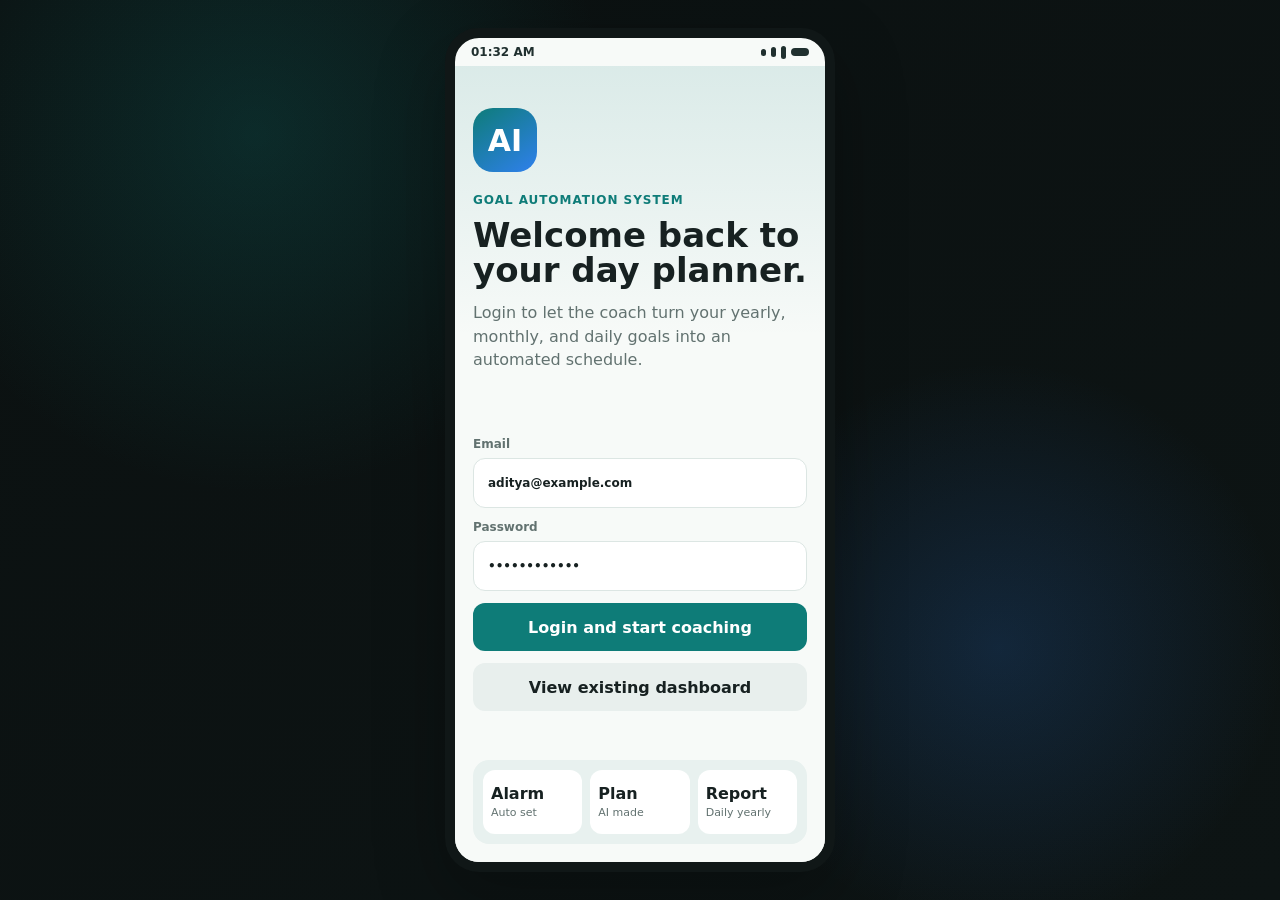
<file: prototype/index.html>
<!doctype html>
<html lang="en">
<head>
  <meta charset="utf-8">
  <meta name="viewport" content="width=device-width, initial-scale=1">
  <title>Login - AI Productivity Coach</title>
  <link rel="stylesheet" href="styles.css">
</head>
<body>
  <main class="phone">
    <div class="status-bar"><span data-time>09:30</span><span class="status-icons"><i class="signal"></i><i class="signal"></i><i class="signal"></i><i class="pill-dot"></i></span></div>
    <section class="screen login-screen">
      <div class="login-hero">
        <div class="coach-mark">AI</div>
        <p class="eyebrow">Goal automation system</p>
        <h1>Welcome back to your day planner.</h1>
        <p>Login to let the coach turn your yearly, monthly, and daily goals into an automated schedule.</p>
      </div>

      <form class="login-form">
        <label>
          <span>Email</span>
          <input type="email" value="aditya@example.com" aria-label="Email">
        </label>
        <label>
          <span>Password</span>
          <input type="password" value="productivity" aria-label="Password">
        </label>
        <a class="btn" href="onboarding.html">Login and start coaching</a>
        <a class="btn secondary" href="dashboard.html">View existing dashboard</a>
      </form>

      <div class="login-strip">
        <div><strong>Alarm</strong><span>Auto set</span></div>
        <div><strong>Plan</strong><span>AI made</span></div>
        <div><strong>Report</strong><span>Daily yearly</span></div>
      </div>
    </section>
  </main>
  <script src="app.js"></script>
</body>
</html>
</file>
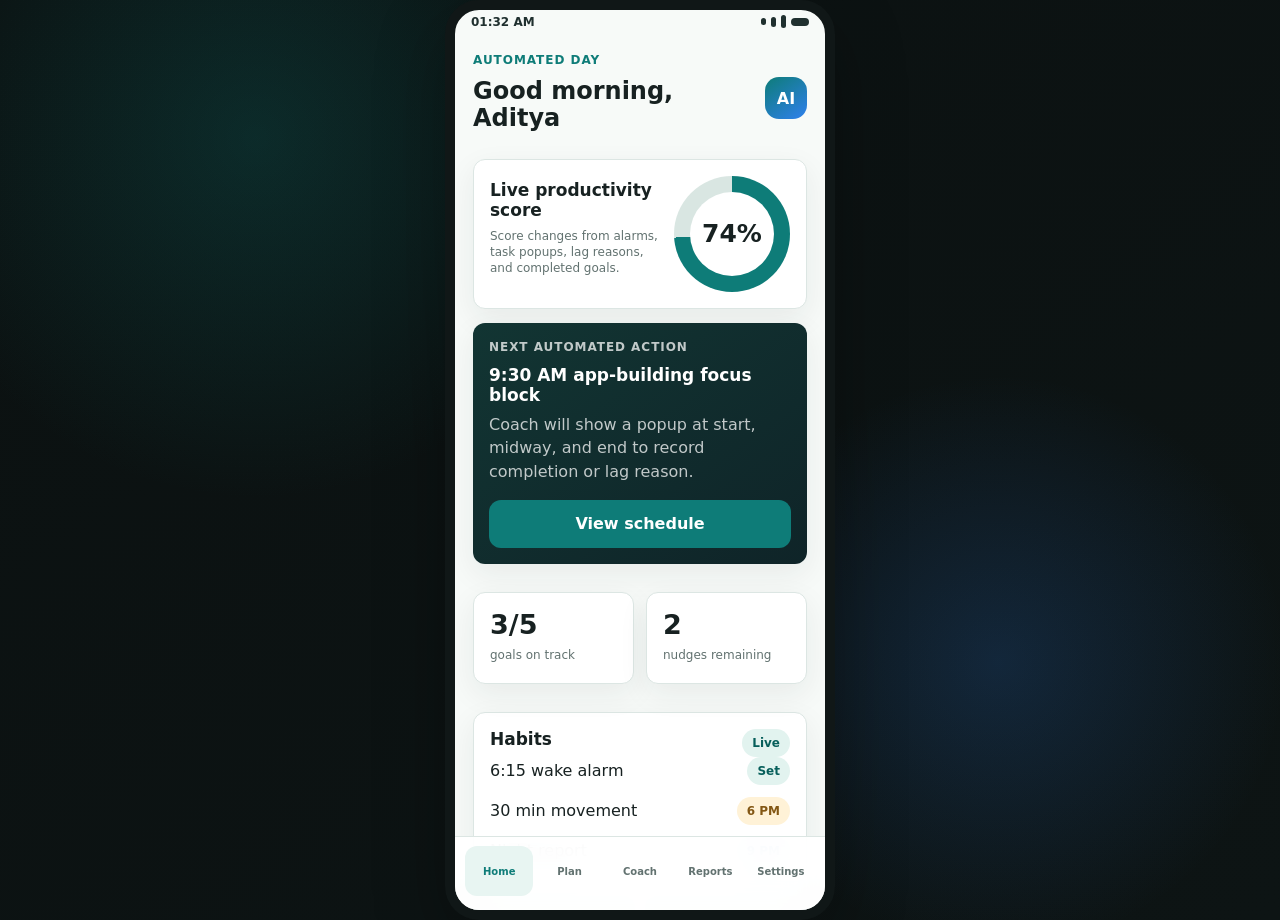
<file: prototype/dashboard.html>
<!doctype html>
<html lang="en">
<head>
  <meta charset="utf-8">
  <meta name="viewport" content="width=device-width, initial-scale=1">
  <title>Dashboard</title>
  <link rel="stylesheet" href="styles.css">
</head>
<body>
  <main class="phone">
    <div class="status-bar"><span data-time>09:30</span><span class="status-icons"><i class="signal"></i><i class="signal"></i><i class="signal"></i><i class="pill-dot"></i></span></div>
    <section class="screen with-nav">
      <div class="top-row">
        <div>
          <p class="eyebrow">Automated day</p>
          <h2>Good morning, Aditya</h2>
        </div>
        <div class="avatar">AI</div>
      </div>
      <div class="card row between">
        <div>
          <h3>Live productivity score</h3>
          <p class="small">Score changes from alarms, task popups, lag reasons, and completed goals.</p>
        </div>
        <div class="progress-ring"><span>74%</span></div>
      </div>
      <div class="card dark-card">
        <p class="eyebrow">Next automated action</p>
        <h3>9:30 AM app-building focus block</h3>
        <p>Coach will show a popup at start, midway, and end to record completion or lag reason.</p>
        <a class="btn" href="schedule.html">View schedule</a>
      </div>
      <div class="grid-2">
        <div class="card metric"><strong>3/5</strong><span class="muted small">goals on track</span></div>
        <div class="card metric"><strong>2</strong><span class="muted small">nudges remaining</span></div>
      </div>
      <div class="card">
        <div class="section-head">
          <h3>Habits</h3>
          <span class="tag">Live</span>
        </div>
        <div class="stack">
          <div class="row between"><span>6:15 wake alarm</span><span class="tag">Set</span></div>
          <div class="row between"><span>30 min movement</span><span class="tag gold">6 PM</span></div>
          <div class="row between"><span>Night report</span><span class="tag blue">9 PM</span></div>
        </div>
      </div>
      <div class="quick-actions">
        <a class="btn secondary" href="floating-coach.html">Coach overlay</a>
        <a class="btn secondary" href="reports.html">View reports</a>
      </div>
    </section>
    <nav class="bottom-nav">
      <a class="nav-item active" href="dashboard.html">Home</a><a class="nav-item" href="plan.html">Plan</a><a class="nav-item" href="floating-coach.html">Coach</a><a class="nav-item" href="reports.html">Reports</a><a class="nav-item" href="settings.html">Settings</a>
    </nav>
  </main>
  <script src="app.js"></script>
</body>
</html>
</file>
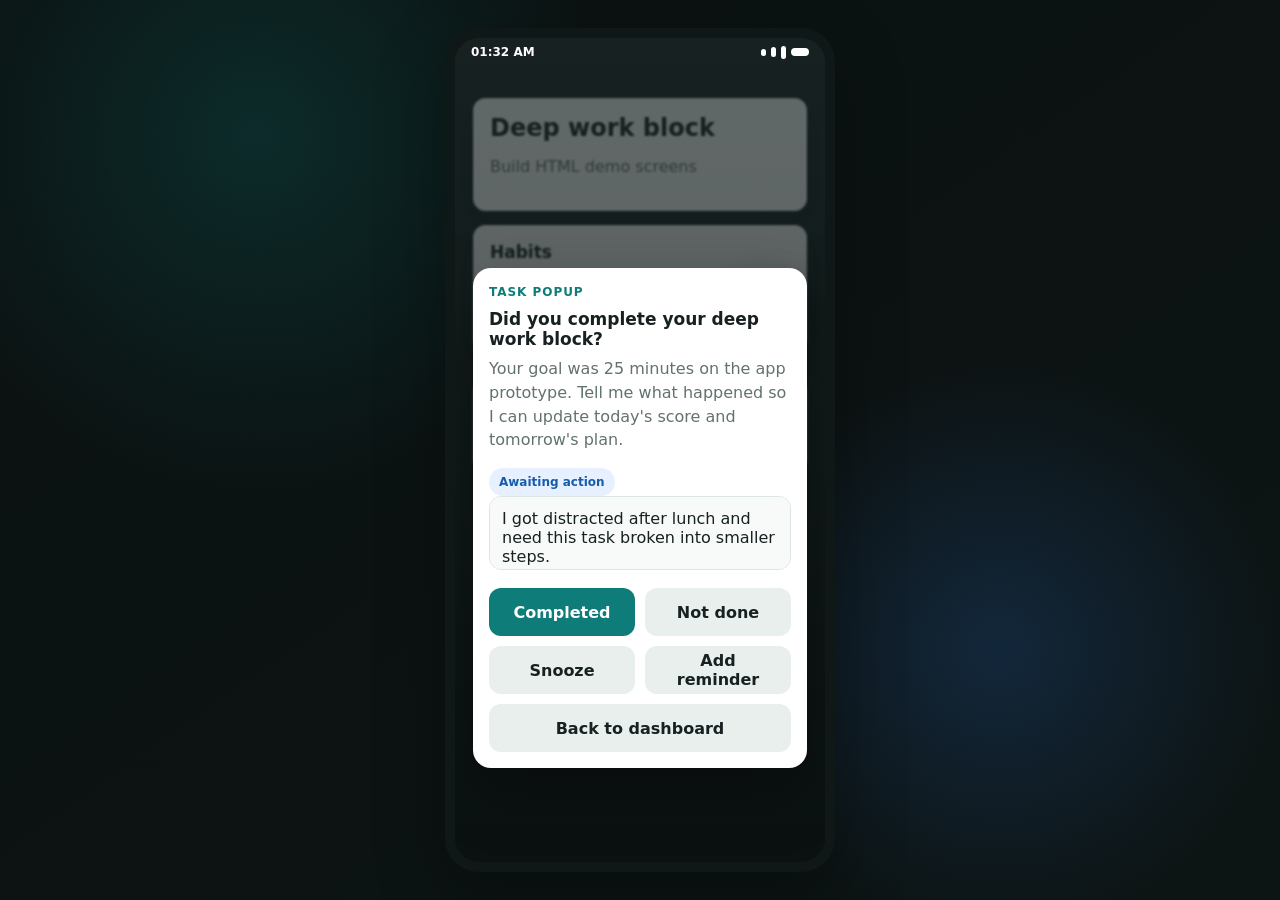
<file: prototype/floating-coach.html>
<!doctype html>
<html lang="en">
<head>
  <meta charset="utf-8">
  <meta name="viewport" content="width=device-width, initial-scale=1">
  <title>Floating Coach</title>
  <link rel="stylesheet" href="styles.css">
</head>
<body>
  <main class="phone overlay-page">
    <div class="status-bar" style="color:white"><span data-time>09:30</span><span class="status-icons"><i class="signal" style="background:white"></i><i class="signal" style="background:white"></i><i class="signal" style="background:white"></i><i class="pill-dot" style="background:white"></i></span></div>
    <div class="mock-app-blur">
      <div class="card"><h2>Deep work block</h2><p>Build HTML demo screens</p></div>
      <div class="card"><h3>Habits</h3><p>Morning planning complete. Movement pending.</p></div>
      <div class="grid-2"><div class="card metric"><strong>74%</strong></div><div class="card metric"><strong>3/5</strong></div></div>
    </div>
    <div class="floating-bubble">AI</div>
    <section class="floating-card">
      <p class="eyebrow">Task popup</p>
      <h3>Did you complete your deep work block?</h3>
      <p>Your goal was 25 minutes on the app prototype. Tell me what happened so I can update today's score and tomorrow's plan.</p>
      <div class="tag-row"><span class="tag blue" data-coach-status>Awaiting action</span></div>
      <textarea class="reason-box" aria-label="Lag reason">I got distracted after lunch and need this task broken into smaller steps.</textarea>
      <div class="quick-actions" style="margin-top:14px">
        <button class="btn" data-coach-action="Completed. Report updated.">Completed</button>
        <button class="btn secondary" data-coach-action="Marked as lagging. Coach will adjust.">Not done</button>
      </div>
      <div class="quick-actions" style="margin-top:10px">
        <button class="btn secondary" data-coach-action="Snoozed 15 min.">Snooze</button>
        <button class="btn secondary" data-coach-action="Extra reminder added.">Add reminder</button>
      </div>
      <a class="btn secondary" style="margin-top:10px" href="dashboard.html">Back to dashboard</a>
    </section>
  </main>
  <script src="app.js"></script>
</body>
</html>
</file>
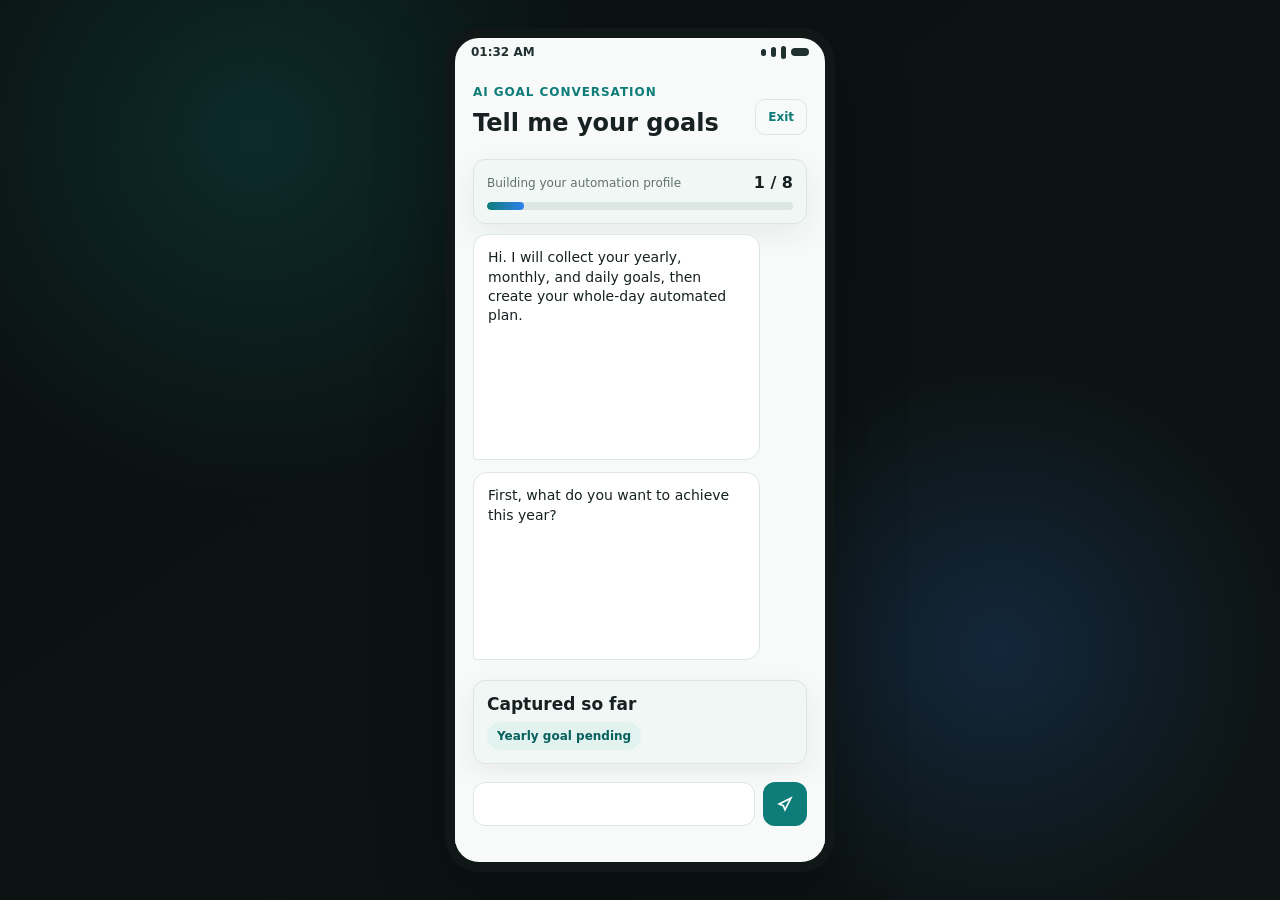
<file: prototype/onboarding.html>
<!doctype html>
<html lang="en">
<head>
  <meta charset="utf-8">
  <meta name="viewport" content="width=device-width, initial-scale=1">
  <title>Onboarding Chat</title>
  <link rel="stylesheet" href="styles.css">
</head>
<body>
  <main class="phone">
    <div class="status-bar"><span data-time>09:30</span><span class="status-icons"><i class="signal"></i><i class="signal"></i><i class="signal"></i><i class="pill-dot"></i></span></div>
    <section class="screen chat-screen">
      <div class="top-row">
        <div>
          <p class="eyebrow">AI goal conversation</p>
          <h2>Tell me your goals</h2>
        </div>
        <a class="btn ghost small-btn" href="index.html">Exit</a>
      </div>
      <div class="card tint-card compact-card">
        <div class="row between">
          <span class="small muted">Building your automation profile</span>
          <strong data-chat-count>1 / 8</strong>
        </div>
        <div class="progress-track"><span data-chat-progress style="width:12%"></span></div>
      </div>

      <div class="chat-list interactive-chat" data-chat-log>
        <div class="bubble ai">Hi. I will collect your yearly, monthly, and daily goals, then create your whole-day automated plan.</div>
        <div class="bubble ai">First, what do you want to achieve this year?</div>
      </div>

      <div class="card tint-card compact-card">
        <h3>Captured so far</h3>
        <div class="tag-row" data-captured-tags>
          <span class="tag">Yearly goal pending</span>
        </div>
      </div>

      <div class="input-bar">
        <input aria-label="Demo answer" data-chat-input value="This year I want to build my app, improve health, study consistently, and stop wasting evenings.">
        <button class="icon-btn" type="button" data-chat-send aria-label="Send answer">
          <svg viewBox="0 0 24 24" width="20" height="20" fill="none" stroke="currentColor" stroke-width="2"><path d="m5 12 14-7-7 14-2-5-5-2Z"/></svg>
        </button>
      </div>
    </section>
  </main>
  <script src="app.js"></script>
</body>
</html>
</file>
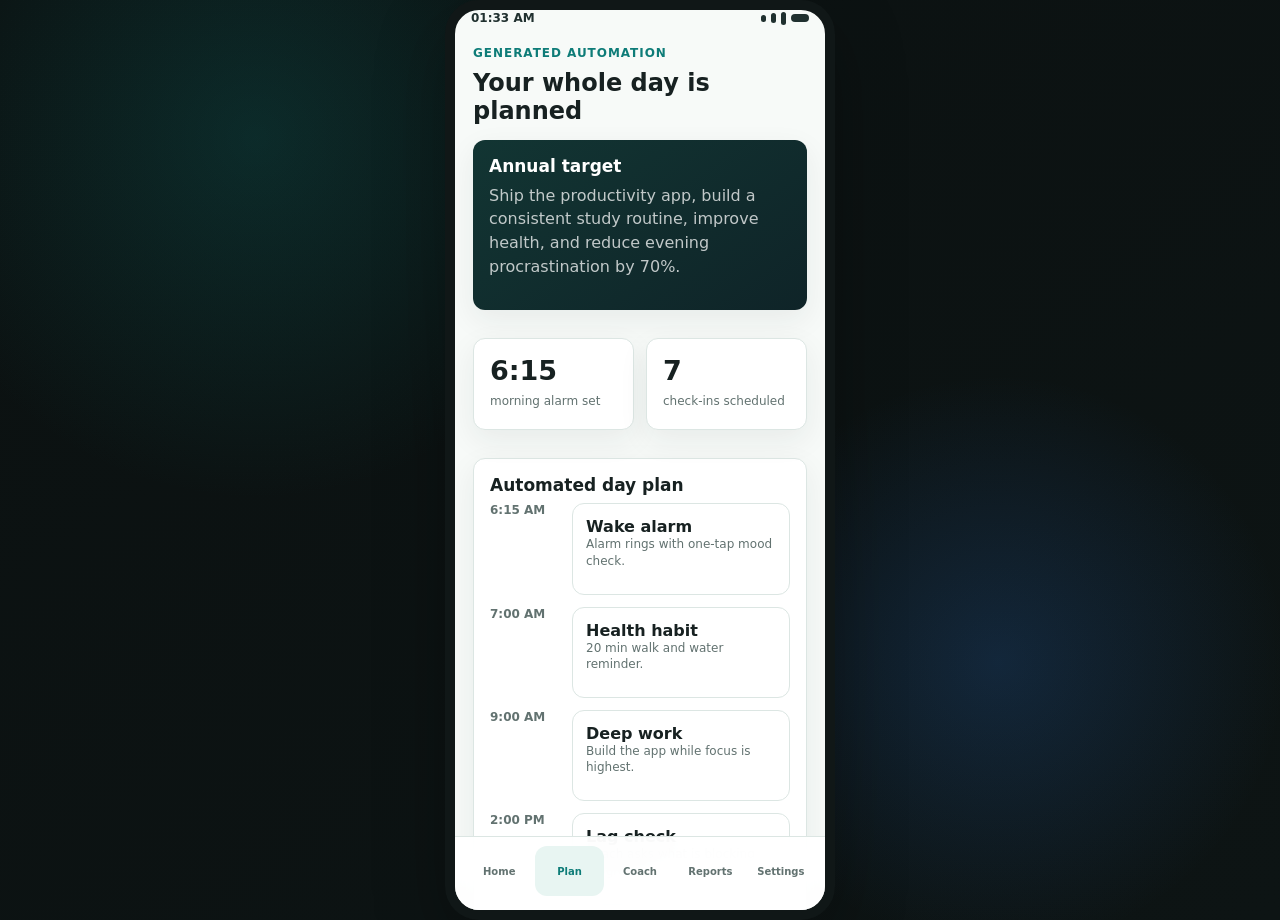
<file: prototype/plan.html>
<!doctype html>
<html lang="en">
<head>
  <meta charset="utf-8">
  <meta name="viewport" content="width=device-width, initial-scale=1">
  <title>Generated Plan</title>
  <link rel="stylesheet" href="styles.css">
</head>
<body>
  <main class="phone">
    <div class="status-bar"><span data-time>09:30</span><span class="status-icons"><i class="signal"></i><i class="signal"></i><i class="signal"></i><i class="pill-dot"></i></span></div>
    <section class="screen with-nav">
      <p class="eyebrow">Generated automation</p>
      <h2>Your whole day is planned</h2>
      <div class="card dark-card">
        <h3>Annual target</h3>
        <p>Ship the productivity app, build a consistent study routine, improve health, and reduce evening procrastination by 70%.</p>
      </div>
      <div class="grid-2">
        <div class="card metric"><strong>6:15</strong><span class="muted small">morning alarm set</span></div>
        <div class="card metric"><strong>7</strong><span class="muted small">check-ins scheduled</span></div>
      </div>
      <div class="card">
        <h3>Automated day plan</h3>
        <div class="timeline">
          <div class="time-block"><span class="time">6:15 AM</span><div class="task"><strong>Wake alarm</strong><p class="small">Alarm rings with one-tap mood check.</p></div></div>
          <div class="time-block"><span class="time">7:00 AM</span><div class="task"><strong>Health habit</strong><p class="small">20 min walk and water reminder.</p></div></div>
          <div class="time-block"><span class="time">9:00 AM</span><div class="task"><strong>Deep work</strong><p class="small">Build the app while focus is highest.</p></div></div>
          <div class="time-block"><span class="time">2:00 PM</span><div class="task"><strong>Lag check</strong><p class="small">Coach asks what is blocking progress.</p></div></div>
          <div class="time-block"><span class="time">8:30 PM</span><div class="task"><strong>Daily report</strong><p class="small">Score, missed tasks, changes for tomorrow.</p></div></div>
        </div>
      </div>
      <div class="card tint-card">
        <h3>Automation rules</h3>
        <p>If a task is missed, the popup asks why. If the same issue repeats, tomorrow's plan changes automatically.</p>
        <div class="tag-row">
          <span class="tag">Auto alarms</span>
          <span class="tag blue">Completion popup</span>
          <span class="tag gold">Lag tracking</span>
        </div>
      </div>
      <a class="btn" href="dashboard.html">Open dashboard</a>
    </section>
    <nav class="bottom-nav">
      <a class="nav-item" href="dashboard.html">Home</a><a class="nav-item active" href="plan.html">Plan</a><a class="nav-item" href="floating-coach.html">Coach</a><a class="nav-item" href="reports.html">Reports</a><a class="nav-item" href="settings.html">Settings</a>
    </nav>
  </main>
  <script src="app.js"></script>
</body>
</html>
</file>
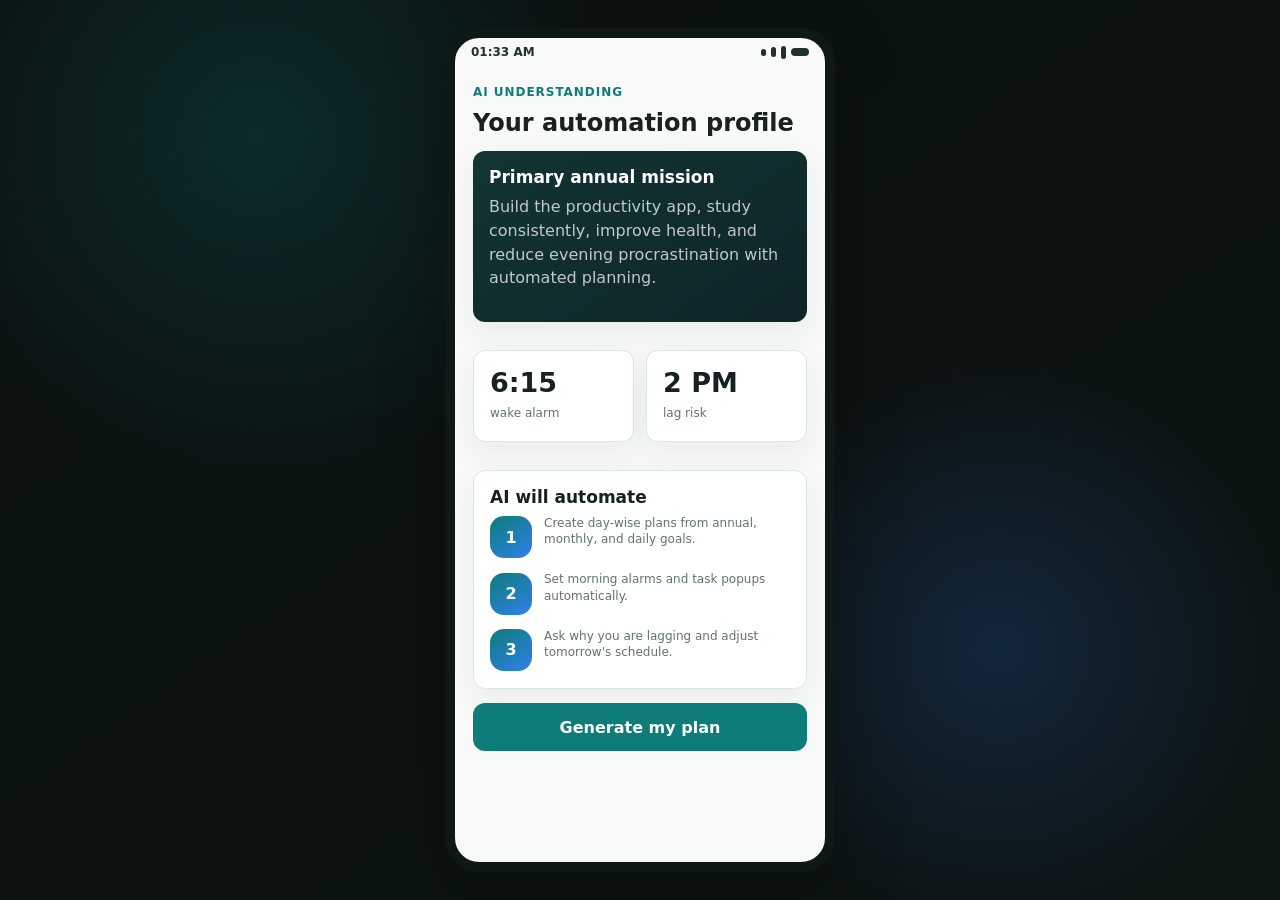
<file: prototype/profile-summary.html>
<!doctype html>
<html lang="en">
<head>
  <meta charset="utf-8">
  <meta name="viewport" content="width=device-width, initial-scale=1">
  <title>Profile Summary</title>
  <link rel="stylesheet" href="styles.css">
</head>
<body>
  <main class="phone">
    <div class="status-bar"><span data-time>09:30</span><span class="status-icons"><i class="signal"></i><i class="signal"></i><i class="signal"></i><i class="pill-dot"></i></span></div>
    <section class="screen">
      <p class="eyebrow">AI understanding</p>
      <h2>Your automation profile</h2>
      <div class="card dark-card">
        <h3>Primary annual mission</h3>
        <p>Build the productivity app, study consistently, improve health, and reduce evening procrastination with automated planning.</p>
      </div>
      <div class="grid-2">
        <div class="card metric"><strong>6:15</strong><span class="muted small">wake alarm</span></div>
        <div class="card metric"><strong>2 PM</strong><span class="muted small">lag risk</span></div>
      </div>
      <div class="card">
        <h3>AI will automate</h3>
        <div class="stack">
          <div class="row"><span class="avatar">1</span><p class="small">Create day-wise plans from annual, monthly, and daily goals.</p></div>
          <div class="row"><span class="avatar">2</span><p class="small">Set morning alarms and task popups automatically.</p></div>
          <div class="row"><span class="avatar">3</span><p class="small">Ask why you are lagging and adjust tomorrow's schedule.</p></div>
        </div>
      </div>
      <a class="btn" href="plan.html">Generate my plan</a>
    </section>
  </main>
  <script src="app.js"></script>
</body>
</html>
</file>
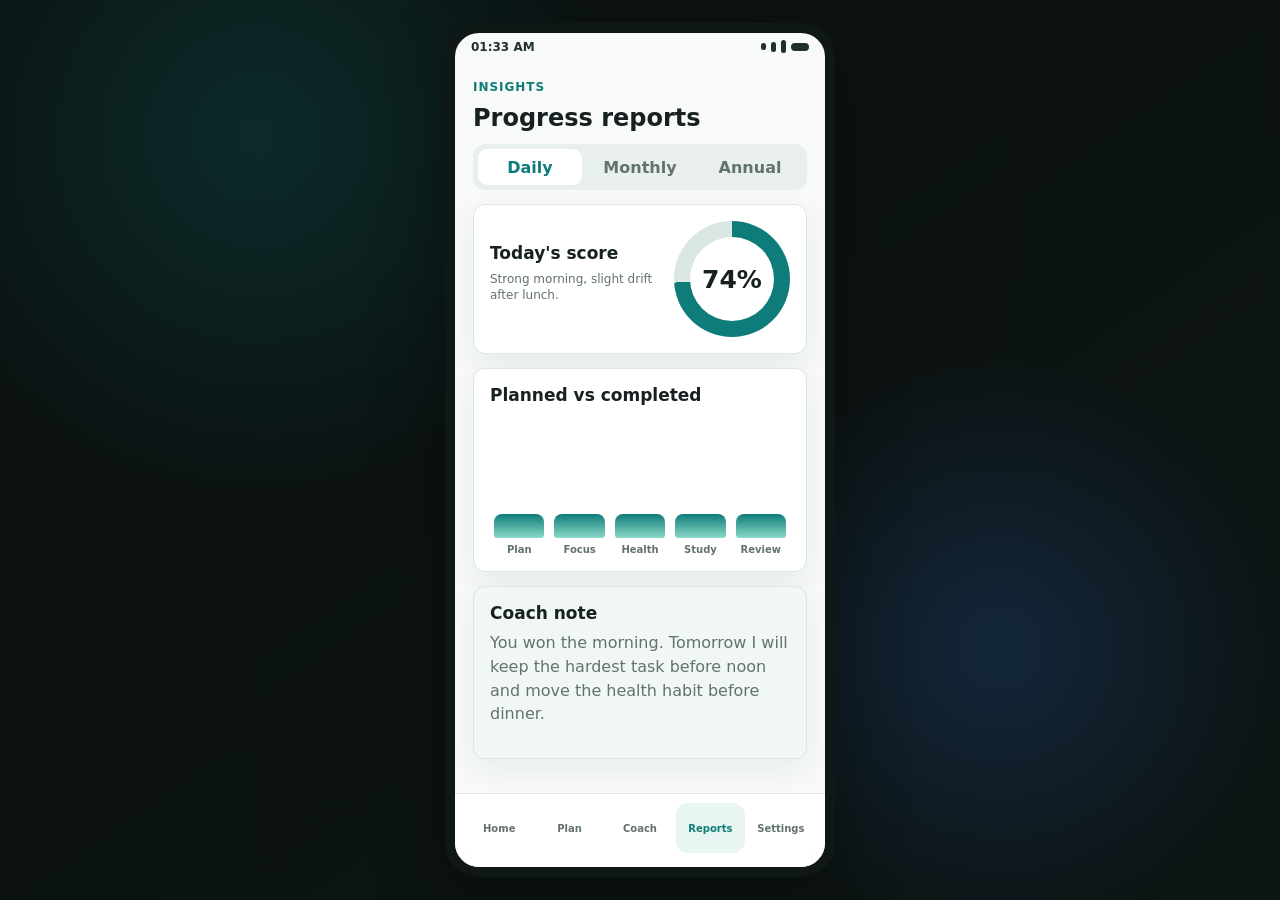
<file: prototype/reports.html>
<!doctype html>
<html lang="en">
<head>
  <meta charset="utf-8">
  <meta name="viewport" content="width=device-width, initial-scale=1">
  <title>Reports</title>
  <link rel="stylesheet" href="styles.css">
</head>
<body>
  <main class="phone">
    <div class="status-bar"><span data-time>09:30</span><span class="status-icons"><i class="signal"></i><i class="signal"></i><i class="signal"></i><i class="pill-dot"></i></span></div>
    <section class="screen with-nav">
      <p class="eyebrow">Insights</p>
      <h2>Progress reports</h2>
      <div class="tabs" role="tablist">
        <button class="tab active" data-tab="daily">Daily</button>
        <button class="tab" data-tab="monthly">Monthly</button>
        <button class="tab" data-tab="annual">Annual</button>
      </div>

      <section class="report-panel active" data-panel="daily">
        <div class="card row between">
          <div>
            <h3>Today's score</h3>
            <p class="small">Strong morning, slight drift after lunch.</p>
          </div>
          <div class="progress-ring"><span>74%</span></div>
        </div>
        <div class="card">
          <h3>Planned vs completed</h3>
          <div class="bar-chart">
            <div class="bar"><span style="height:72%"></span>Plan</div>
            <div class="bar"><span style="height:64%"></span>Focus</div>
            <div class="bar"><span style="height:48%"></span>Health</div>
            <div class="bar"><span style="height:78%"></span>Study</div>
            <div class="bar"><span style="height:38%"></span>Review</div>
          </div>
        </div>
        <div class="card tint-card">
          <h3>Coach note</h3>
          <p>You won the morning. Tomorrow I will keep the hardest task before noon and move the health habit before dinner.</p>
        </div>
      </section>

      <section class="report-panel" data-panel="monthly">
        <div class="grid-2">
          <div class="card metric"><strong>21</strong><span class="muted small">productive days</span></div>
          <div class="card metric"><strong>68%</strong><span class="muted small">monthly average</span></div>
        </div>
        <div class="card">
          <h3>Monthly score trend</h3>
          <svg class="line-chart" viewBox="0 0 320 154" aria-label="Monthly score line chart">
            <rect width="320" height="154" rx="12" fill="#f1f7f5"/>
            <path d="M22 118 L70 82 L116 96 L164 54 L210 64 L256 38 L298 46" fill="none" stroke="#0e7c78" stroke-width="5" stroke-linecap="round" stroke-linejoin="round"/>
            <g fill="#0e7c78"><circle cx="22" cy="118" r="5"/><circle cx="70" cy="82" r="5"/><circle cx="116" cy="96" r="5"/><circle cx="164" cy="54" r="5"/><circle cx="210" cy="64" r="5"/><circle cx="256" cy="38" r="5"/><circle cx="298" cy="46" r="5"/></g>
          </svg>
        </div>
        <div class="card">
          <h3>Pattern found</h3>
          <p>You finish 82% of tasks scheduled before noon and only 39% after 8 PM. The coach will stop scheduling hard tasks late.</p>
        </div>
      </section>

      <section class="report-panel" data-panel="annual">
        <div class="card dark-card">
          <h3>Annual goal progress</h3>
          <p>You moved 31% toward the yearly goal. Current risk: app progress is strong, health consistency is behind.</p>
          <div class="bar-chart" style="height:112px">
            <div class="bar"><span style="height:30%"></span>Q1</div>
            <div class="bar"><span style="height:45%"></span>Q2</div>
            <div class="bar"><span style="height:58%"></span>Q3</div>
            <div class="bar"><span style="height:72%"></span>Q4</div>
          </div>
        </div>
        <div class="card">
          <h3>Goal breakdown</h3>
          <div class="stack">
            <div class="row between"><span>App building</span><span class="tag">42%</span></div>
            <div class="row between"><span>Study routine</span><span class="tag blue">34%</span></div>
            <div class="row between"><span>Health consistency</span><span class="tag gold">19%</span></div>
          </div>
        </div>
        <div class="card tint-card">
          <h3>Annual coaching decision</h3>
          <p>Next month will add fixed exercise alarms before dinner and reduce late-night app work.</p>
        </div>
      </section>
    </section>
    <nav class="bottom-nav">
      <a class="nav-item" href="dashboard.html">Home</a><a class="nav-item" href="plan.html">Plan</a><a class="nav-item" href="floating-coach.html">Coach</a><a class="nav-item active" href="reports.html">Reports</a><a class="nav-item" href="settings.html">Settings</a>
    </nav>
  </main>
  <script src="app.js"></script>
</body>
</html>
</file>
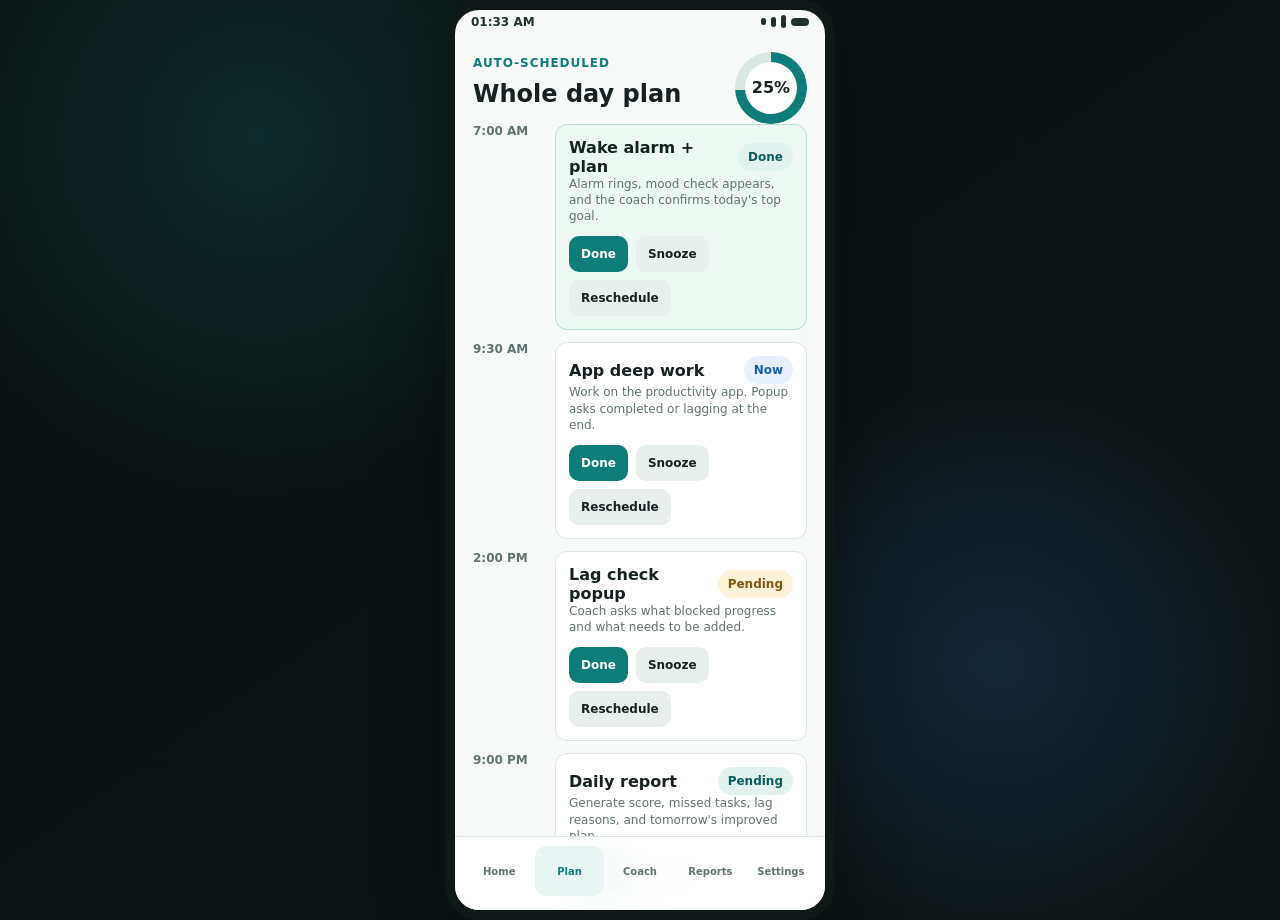
<file: prototype/schedule.html>
<!doctype html>
<html lang="en">
<head>
  <meta charset="utf-8">
  <meta name="viewport" content="width=device-width, initial-scale=1">
  <title>Schedule</title>
  <link rel="stylesheet" href="styles.css">
</head>
<body>
  <main class="phone">
    <div class="status-bar"><span data-time>09:30</span><span class="status-icons"><i class="signal"></i><i class="signal"></i><i class="signal"></i><i class="pill-dot"></i></span></div>
    <section class="screen with-nav">
      <div class="top-row">
        <div>
          <p class="eyebrow">Auto-scheduled</p>
          <h2>Whole day plan</h2>
        </div>
        <div class="progress-ring" style="width:72px;height:72px"><span data-score style="width:52px;height:52px;font-size:16px">25%</span></div>
      </div>
      <div class="timeline">
        <div class="time-block">
          <span class="time">7:00 AM</span>
          <div class="task done">
            <div class="row between"><strong>Wake alarm + plan</strong><span class="tag" data-status>Done</span></div>
            <p class="small">Alarm rings, mood check appears, and the coach confirms today's top goal.</p>
            <div class="tag-row"><button class="btn small-btn" data-task-action="done">Done</button><button class="btn secondary small-btn" data-task-action="snooze">Snooze</button><button class="btn secondary small-btn" data-task-action="skip">Reschedule</button></div>
          </div>
        </div>
        <div class="time-block">
          <span class="time">9:30 AM</span>
          <div class="task">
            <div class="row between"><strong>App deep work</strong><span class="tag blue" data-status>Now</span></div>
            <p class="small">Work on the productivity app. Popup asks completed or lagging at the end.</p>
            <div class="tag-row"><button class="btn small-btn" data-task-action="done">Done</button><button class="btn secondary small-btn" data-task-action="snooze">Snooze</button><button class="btn secondary small-btn" data-task-action="skip">Reschedule</button></div>
          </div>
        </div>
        <div class="time-block">
          <span class="time">2:00 PM</span>
          <div class="task">
            <div class="row between"><strong>Lag check popup</strong><span class="tag gold" data-status>Pending</span></div>
            <p class="small">Coach asks what blocked progress and what needs to be added.</p>
            <div class="tag-row"><button class="btn small-btn" data-task-action="done">Done</button><button class="btn secondary small-btn" data-task-action="snooze">Snooze</button><button class="btn secondary small-btn" data-task-action="skip">Reschedule</button></div>
          </div>
        </div>
        <div class="time-block">
          <span class="time">9:00 PM</span>
          <div class="task">
            <div class="row between"><strong>Daily report</strong><span class="tag" data-status>Pending</span></div>
            <p class="small">Generate score, missed tasks, lag reasons, and tomorrow's improved plan.</p>
            <div class="tag-row"><button class="btn small-btn" data-task-action="done">Done</button><button class="btn secondary small-btn" data-task-action="snooze">Snooze</button><button class="btn secondary small-btn" data-task-action="skip">Reschedule</button></div>
          </div>
        </div>
      </div>
    </section>
    <nav class="bottom-nav">
      <a class="nav-item" href="dashboard.html">Home</a><a class="nav-item active" href="plan.html">Plan</a><a class="nav-item" href="floating-coach.html">Coach</a><a class="nav-item" href="reports.html">Reports</a><a class="nav-item" href="settings.html">Settings</a>
    </nav>
  </main>
  <script src="app.js"></script>
</body>
</html>
</file>
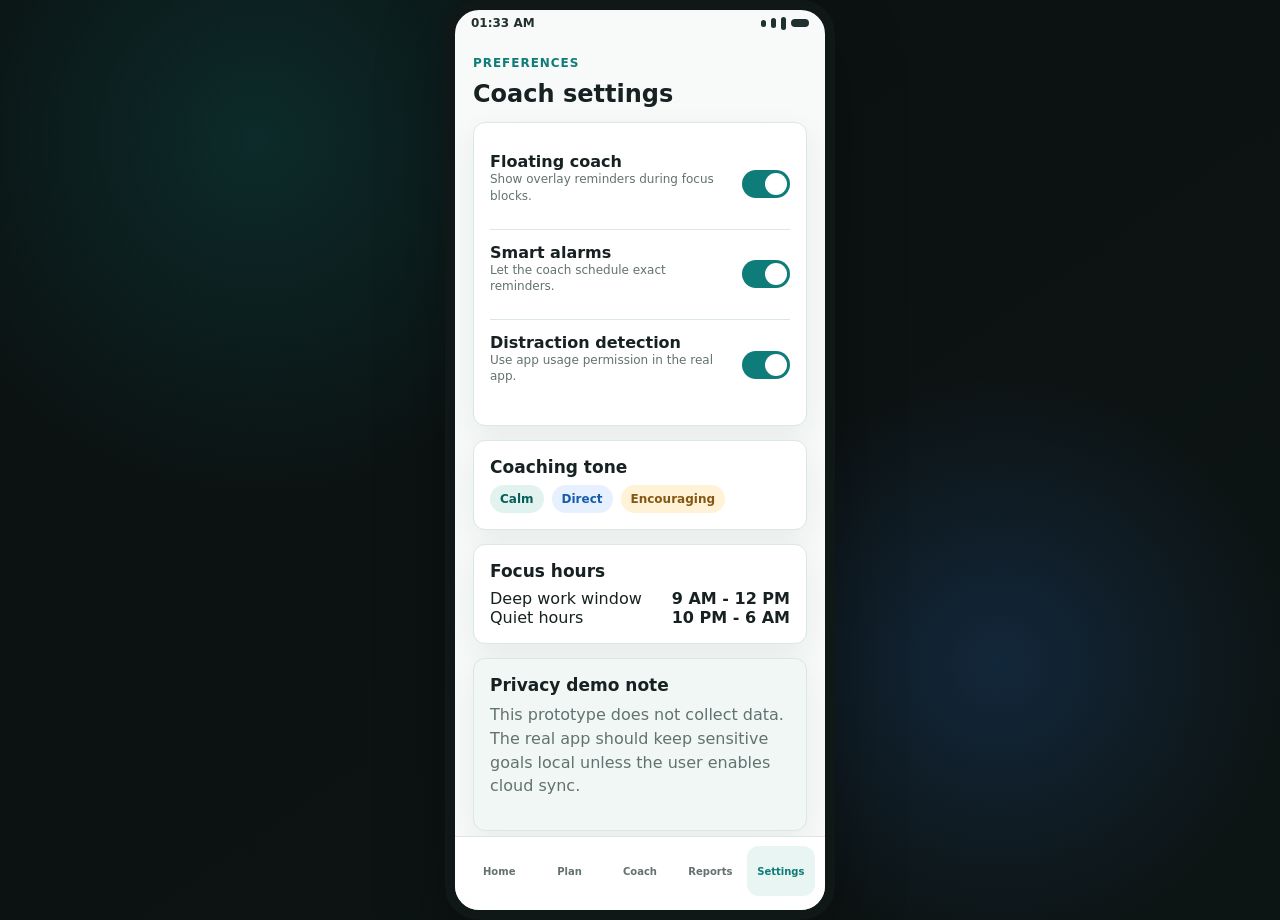
<file: prototype/settings.html>
<!doctype html>
<html lang="en">
<head>
  <meta charset="utf-8">
  <meta name="viewport" content="width=device-width, initial-scale=1">
  <title>Settings</title>
  <link rel="stylesheet" href="styles.css">
</head>
<body>
  <main class="phone">
    <div class="status-bar"><span data-time>09:30</span><span class="status-icons"><i class="signal"></i><i class="signal"></i><i class="signal"></i><i class="pill-dot"></i></span></div>
    <section class="screen with-nav">
      <p class="eyebrow">Preferences</p>
      <h2>Coach settings</h2>
      <div class="card">
        <div class="settings-row">
          <div><strong>Floating coach</strong><p class="small">Show overlay reminders during focus blocks.</p></div>
          <span class="switch" aria-hidden="true"></span>
        </div>
        <div class="settings-row">
          <div><strong>Smart alarms</strong><p class="small">Let the coach schedule exact reminders.</p></div>
          <span class="switch" aria-hidden="true"></span>
        </div>
        <div class="settings-row">
          <div><strong>Distraction detection</strong><p class="small">Use app usage permission in the real app.</p></div>
          <span class="switch" aria-hidden="true"></span>
        </div>
      </div>
      <div class="card">
        <h3>Coaching tone</h3>
        <div class="tag-row">
          <span class="tag">Calm</span>
          <span class="tag blue">Direct</span>
          <span class="tag gold">Encouraging</span>
        </div>
      </div>
      <div class="card">
        <h3>Focus hours</h3>
        <div class="row between"><span>Deep work window</span><strong>9 AM - 12 PM</strong></div>
        <div class="row between"><span>Quiet hours</span><strong>10 PM - 6 AM</strong></div>
      </div>
      <div class="card tint-card">
        <h3>Privacy demo note</h3>
        <p>This prototype does not collect data. The real app should keep sensitive goals local unless the user enables cloud sync.</p>
      </div>
    </section>
    <nav class="bottom-nav">
      <a class="nav-item" href="dashboard.html">Home</a><a class="nav-item" href="plan.html">Plan</a><a class="nav-item" href="floating-coach.html">Coach</a><a class="nav-item" href="reports.html">Reports</a><a class="nav-item active" href="settings.html">Settings</a>
    </nav>
  </main>
  <script src="app.js"></script>
</body>
</html>
</file>
<file: prototype/styles.css>
:root {
  color-scheme: dark;
  --bg: #0d1414;
  --phone: #f7faf8;
  --ink: #172121;
  --muted: #627270;
  --soft: #e8efed;
  --line: #dce6e3;
  --card: #ffffff;
  --card-tint: #f1f7f5;
  --primary: #0e7c78;
  --primary-dark: #075f5b;
  --accent: #2f80ed;
  --gold: #d99a2b;
  --danger: #d9514e;
  --shadow: 0 24px 70px rgba(0, 0, 0, 0.28);
  font-family: Inter, ui-sans-serif, system-ui, -apple-system, BlinkMacSystemFont, "Segoe UI", sans-serif;
}

* {
  box-sizing: border-box;
}

body {
  min-height: 100vh;
  margin: 0;
  display: grid;
  place-items: center;
  background:
    radial-gradient(circle at 20% 15%, rgba(14, 124, 120, 0.24), transparent 28%),
    radial-gradient(circle at 78% 72%, rgba(47, 128, 237, 0.18), transparent 24%),
    linear-gradient(145deg, #0b1111, var(--bg));
  color: var(--ink);
}

a {
  color: inherit;
  text-decoration: none;
}

button,
input,
textarea,
select {
  font: inherit;
}

.phone {
  width: min(390px, 100vw);
  min-height: min(844px, 100vh);
  max-height: 920px;
  overflow: hidden;
  position: relative;
  display: flex;
  flex-direction: column;
  background: var(--phone);
  border: 10px solid #101717;
  border-radius: 34px;
  box-shadow: var(--shadow);
}

.screen {
  flex: 1;
  overflow-y: auto;
  padding: 18px;
}

.screen.with-nav {
  padding-bottom: 94px;
}

.status-bar {
  height: 28px;
  display: flex;
  align-items: center;
  justify-content: space-between;
  padding: 0 16px;
  color: #20302f;
  font-size: 12px;
  font-weight: 700;
}

.status-icons {
  display: flex;
  gap: 5px;
  align-items: center;
}

.pill-dot,
.signal {
  display: block;
  background: #20302f;
}

.pill-dot {
  width: 18px;
  height: 8px;
  border-radius: 999px;
}

.signal {
  width: 5px;
  border-radius: 3px;
}

.signal:nth-child(1) {
  height: 7px;
}

.signal:nth-child(2) {
  height: 10px;
}

.signal:nth-child(3) {
  height: 13px;
}

.top-row,
.section-head {
  display: flex;
  align-items: center;
  justify-content: space-between;
  gap: 14px;
}

.eyebrow {
  margin: 0 0 8px;
  color: var(--primary);
  font-size: 12px;
  font-weight: 800;
  letter-spacing: 0.08em;
  text-transform: uppercase;
}

h1,
h2,
h3,
p {
  margin-top: 0;
}

h1 {
  margin-bottom: 12px;
  font-size: 34px;
  line-height: 1.05;
  letter-spacing: 0;
}

h2 {
  margin-bottom: 12px;
  font-size: 24px;
  line-height: 1.15;
}

h3 {
  margin-bottom: 8px;
  font-size: 17px;
}

p {
  color: var(--muted);
  line-height: 1.48;
}

.small {
  font-size: 12px;
  line-height: 1.35;
}

.hero {
  padding: 24px 2px 10px;
}

.login-screen {
  display: flex;
  flex-direction: column;
  justify-content: space-between;
  gap: 18px;
  background:
    linear-gradient(180deg, rgba(14, 124, 120, 0.12), transparent 34%),
    var(--phone);
}

.login-hero {
  padding-top: 24px;
}

.login-form {
  display: grid;
  gap: 12px;
}

.login-form label {
  display: grid;
  gap: 7px;
  color: var(--muted);
  font-size: 12px;
  font-weight: 800;
}

.login-form input {
  width: 100%;
  min-height: 50px;
  padding: 0 14px;
  color: var(--ink);
  background: white;
  border: 1px solid var(--line);
  border-radius: 12px;
  outline: none;
}

.login-form input:focus {
  border-color: var(--primary);
  box-shadow: 0 0 0 4px rgba(14, 124, 120, 0.12);
}

.login-strip {
  display: grid;
  grid-template-columns: repeat(3, 1fr);
  gap: 8px;
  padding: 10px;
  background: #e8f1ef;
  border-radius: 16px;
}

.login-strip div {
  min-height: 64px;
  display: grid;
  align-content: center;
  gap: 3px;
  padding: 8px;
  background: white;
  border-radius: 12px;
}

.login-strip strong,
.login-strip span {
  display: block;
}

.login-strip span {
  color: var(--muted);
  font-size: 11px;
}

.coach-mark {
  width: 64px;
  height: 64px;
  display: grid;
  place-items: center;
  margin-bottom: 20px;
  color: white;
  background: linear-gradient(145deg, var(--primary), var(--accent));
  border-radius: 20px;
  font-size: 30px;
  font-weight: 900;
}

.card {
  padding: 16px;
  margin: 14px 0;
  background: var(--card);
  border: 1px solid var(--line);
  border-radius: 12px;
  box-shadow: 0 10px 30px rgba(22, 45, 42, 0.07);
}

.tint-card {
  background: var(--card-tint);
}

.dark-card {
  color: white;
  background: linear-gradient(145deg, #123533, #0f2428);
  border: 0;
}

.dark-card p,
.dark-card .muted {
  color: rgba(255, 255, 255, 0.74);
}

.muted {
  color: var(--muted);
}

.row {
  display: flex;
  align-items: center;
  gap: 12px;
}

.between {
  justify-content: space-between;
}

.stack {
  display: grid;
  gap: 12px;
}

.grid-2 {
  display: grid;
  grid-template-columns: 1fr 1fr;
  gap: 12px;
}

.btn {
  min-height: 48px;
  display: inline-flex;
  align-items: center;
  justify-content: center;
  gap: 8px;
  width: 100%;
  padding: 0 16px;
  border: 0;
  border-radius: 12px;
  color: white;
  background: var(--primary);
  font-weight: 800;
  cursor: pointer;
  transition: transform 160ms ease, background 160ms ease;
}

.btn:hover {
  transform: translateY(-1px);
  background: var(--primary-dark);
}

.btn.secondary {
  color: var(--ink);
  background: var(--soft);
}

.btn.ghost {
  width: auto;
  min-height: 38px;
  color: var(--primary);
  background: transparent;
  border: 1px solid var(--line);
}

.btn.small-btn {
  min-height: 36px;
  width: auto;
  padding: 0 12px;
  border-radius: 10px;
  font-size: 12px;
}

.quick-actions {
  display: grid;
  grid-template-columns: 1fr 1fr;
  gap: 10px;
}

.avatar {
  width: 42px;
  height: 42px;
  display: grid;
  place-items: center;
  flex: 0 0 auto;
  color: white;
  background: linear-gradient(145deg, var(--primary), var(--accent));
  border-radius: 14px;
  font-weight: 900;
}

.chat-list {
  display: grid;
  gap: 12px;
}

.chat-screen {
  display: flex;
  flex-direction: column;
}

.interactive-chat {
  flex: 1;
  min-height: 320px;
  padding-bottom: 10px;
}

.compact-card {
  margin: 10px 0;
  padding: 13px;
}

.progress-track {
  height: 8px;
  margin-top: 10px;
  overflow: hidden;
  background: #dce6e3;
  border-radius: 999px;
}

.progress-track span {
  display: block;
  height: 100%;
  background: linear-gradient(90deg, var(--primary), var(--accent));
  border-radius: inherit;
  transition: width 180ms ease;
}

.typing {
  display: inline-flex;
  gap: 4px;
  align-items: center;
}

.typing i {
  width: 6px;
  height: 6px;
  display: block;
  background: var(--muted);
  border-radius: 50%;
  animation: typing 900ms infinite ease-in-out;
}

.typing i:nth-child(2) {
  animation-delay: 120ms;
}

.typing i:nth-child(3) {
  animation-delay: 240ms;
}

@keyframes typing {
  0%, 80%, 100% {
    transform: translateY(0);
    opacity: 0.45;
  }
  40% {
    transform: translateY(-4px);
    opacity: 1;
  }
}

.bubble {
  max-width: 86%;
  padding: 13px 14px;
  border-radius: 14px;
  line-height: 1.38;
  font-size: 14px;
}

.bubble.ai {
  color: var(--ink);
  background: var(--card);
  border: 1px solid var(--line);
  border-bottom-left-radius: 4px;
}

.bubble.user {
  justify-self: end;
  color: white;
  background: var(--primary);
  border-bottom-right-radius: 4px;
}

.choice-grid {
  display: grid;
  gap: 8px;
  margin-top: 12px;
}

.choice {
  padding: 11px 12px;
  background: white;
  border: 1px solid var(--line);
  border-radius: 10px;
  color: var(--ink);
  text-align: left;
}

.input-bar {
  position: sticky;
  bottom: 0;
  display: flex;
  align-items: center;
  gap: 8px;
  margin: 14px -18px -18px;
  padding: 12px 18px 18px;
  background: linear-gradient(180deg, rgba(247, 250, 248, 0), var(--phone) 28%);
}

.input-bar input {
  flex: 1;
  min-width: 0;
  height: 44px;
  padding: 0 14px;
  border: 1px solid var(--line);
  border-radius: 12px;
  background: white;
}

.icon-btn {
  width: 44px;
  height: 44px;
  display: grid;
  place-items: center;
  border: 0;
  border-radius: 12px;
  color: white;
  background: var(--primary);
  cursor: pointer;
}

.metric {
  min-height: 92px;
}

.metric strong {
  display: block;
  margin-bottom: 4px;
  font-size: 27px;
}

.progress-ring {
  width: 116px;
  height: 116px;
  display: grid;
  place-items: center;
  flex: 0 0 auto;
  border-radius: 50%;
  background: conic-gradient(var(--primary) 0 74%, #d9e6e2 74% 100%);
}

.progress-ring span {
  width: 84px;
  height: 84px;
  display: grid;
  place-items: center;
  border-radius: 50%;
  background: white;
  font-size: 25px;
  font-weight: 900;
}

.timeline {
  position: relative;
  display: grid;
  gap: 12px;
}

.time-block {
  display: grid;
  grid-template-columns: 70px 1fr;
  gap: 12px;
  align-items: start;
}

.time {
  color: var(--muted);
  font-size: 12px;
  font-weight: 800;
}

.task {
  padding: 13px;
  background: white;
  border: 1px solid var(--line);
  border-radius: 12px;
}

.task.done {
  background: #edf8f3;
  border-color: #b8ddd1;
}

.task.skipped {
  background: #fff4f0;
  border-color: #f3c7ba;
}

.tag-row {
  display: flex;
  flex-wrap: wrap;
  gap: 8px;
}

.tag {
  display: inline-flex;
  align-items: center;
  min-height: 28px;
  padding: 0 10px;
  color: var(--primary-dark);
  background: #e2f3ef;
  border-radius: 999px;
  font-size: 12px;
  font-weight: 800;
}

.tag.gold {
  color: #835714;
  background: #fff2d7;
}

.tag.blue {
  color: #165caa;
  background: #e6f0ff;
}

.bottom-nav {
  position: absolute;
  left: 0;
  right: 0;
  bottom: 0;
  display: grid;
  grid-template-columns: repeat(5, 1fr);
  gap: 2px;
  padding: 9px 10px 14px;
  background: rgba(255, 255, 255, 0.94);
  border-top: 1px solid var(--line);
  backdrop-filter: blur(18px);
}

.nav-item {
  display: grid;
  place-items: center;
  gap: 3px;
  min-height: 50px;
  color: var(--muted);
  border-radius: 12px;
  font-size: 10px;
  font-weight: 800;
}

.nav-item svg {
  width: 20px;
  height: 20px;
}

.nav-item.active {
  color: var(--primary);
  background: #e8f5f2;
}

.overlay-page {
  background: linear-gradient(180deg, #172121, #0b1111);
}

.mock-app-blur {
  position: absolute;
  inset: 28px 0 0;
  padding: 18px;
  opacity: 0.32;
  filter: blur(1px);
}

.floating-bubble {
  position: absolute;
  right: 20px;
  top: 232px;
  width: 58px;
  height: 58px;
  display: grid;
  place-items: center;
  color: white;
  background: linear-gradient(145deg, var(--primary), var(--accent));
  border-radius: 20px;
  box-shadow: 0 16px 34px rgba(0, 0, 0, 0.35);
  font-weight: 900;
}

.floating-card {
  position: absolute;
  left: 18px;
  right: 18px;
  bottom: 94px;
  padding: 16px;
  color: var(--ink);
  background: white;
  border-radius: 18px;
  box-shadow: 0 22px 60px rgba(0, 0, 0, 0.38);
}

.reason-box {
  width: 100%;
  min-height: 74px;
  padding: 12px;
  resize: none;
  color: var(--ink);
  background: #f7faf8;
  border: 1px solid var(--line);
  border-radius: 12px;
}

.automation-list {
  display: grid;
  gap: 9px;
}

.automation-item {
  display: grid;
  grid-template-columns: 42px 1fr;
  gap: 10px;
  align-items: center;
  padding: 10px;
  background: var(--card-tint);
  border-radius: 12px;
}

.automation-time {
  color: var(--primary);
  font-size: 12px;
  font-weight: 900;
}

.tabs {
  display: grid;
  grid-template-columns: repeat(3, 1fr);
  gap: 6px;
  padding: 5px;
  background: var(--soft);
  border-radius: 12px;
}

.tab {
  min-height: 36px;
  border: 0;
  border-radius: 9px;
  color: var(--muted);
  background: transparent;
  font-weight: 800;
  cursor: pointer;
}

.tab.active {
  color: var(--primary);
  background: white;
}

.report-panel {
  display: none;
}

.report-panel.active {
  display: block;
}

.bar-chart {
  display: flex;
  align-items: end;
  gap: 10px;
  height: 142px;
  padding: 14px 4px 0;
}

.bar {
  flex: 1;
  min-width: 0;
  display: grid;
  align-content: end;
  gap: 6px;
  height: 100%;
  color: var(--muted);
  font-size: 10px;
  font-weight: 800;
  text-align: center;
}

.bar span {
  display: block;
  min-height: 24px;
  border-radius: 8px 8px 3px 3px;
  background: linear-gradient(180deg, var(--primary), #8bd8c8);
}

.line-chart {
  width: 100%;
  height: 154px;
}

.settings-row {
  display: flex;
  align-items: center;
  justify-content: space-between;
  gap: 16px;
  padding: 13px 0;
  border-bottom: 1px solid var(--line);
}

.settings-row:last-child {
  border-bottom: 0;
}

.switch {
  width: 48px;
  height: 28px;
  flex: 0 0 auto;
  padding: 3px;
  background: var(--primary);
  border-radius: 999px;
}

.switch::after {
  content: "";
  display: block;
  width: 22px;
  height: 22px;
  margin-left: auto;
  background: white;
  border-radius: 50%;
}

@media (max-width: 420px) {
  body {
    display: block;
    background: var(--phone);
  }

  .phone {
    width: 100vw;
    min-height: 100vh;
    border: 0;
    border-radius: 0;
    box-shadow: none;
  }
}
</file>
